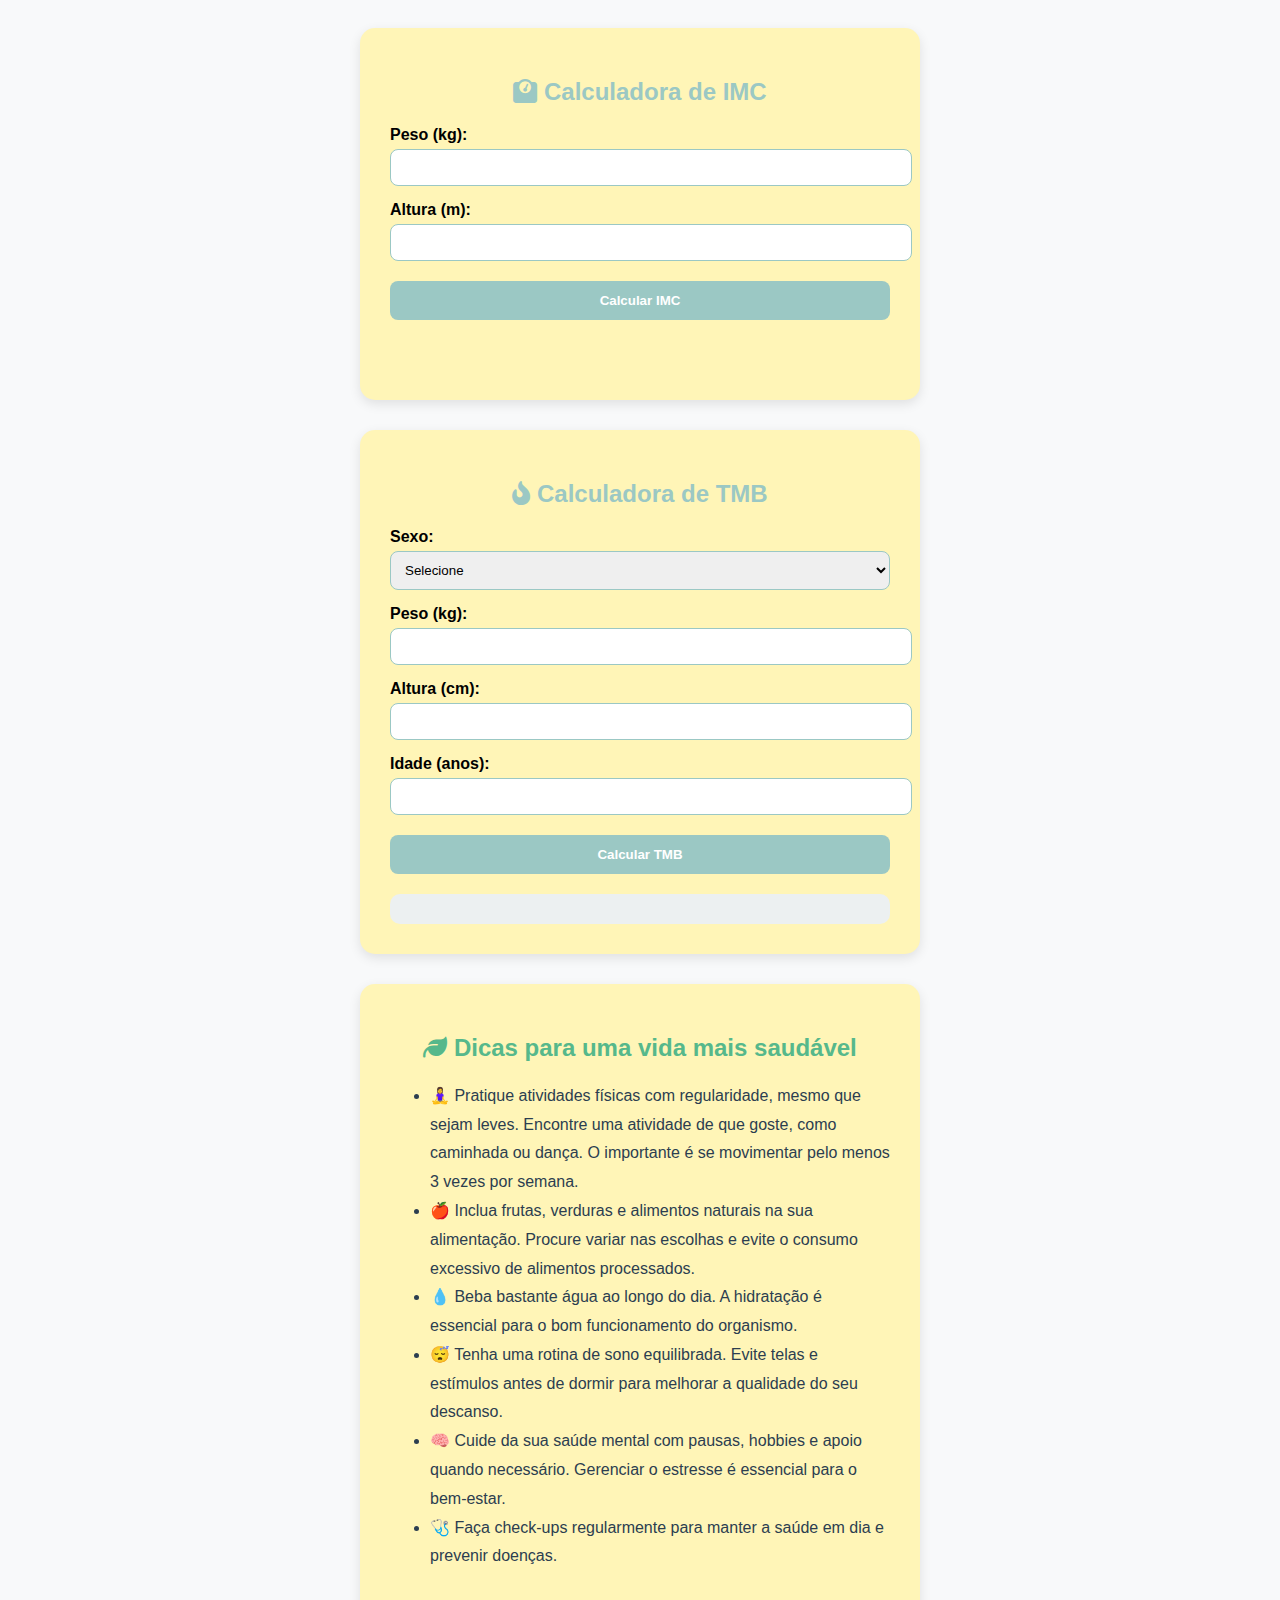
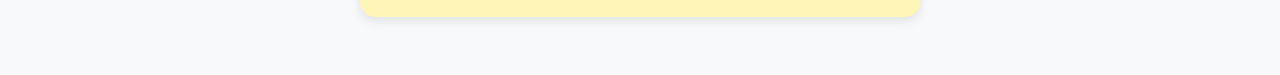
<file: ajuda.html>
<!DOCTYPE html>
<html lang="pt-br">
  <head>
    <meta charset="UTF-8" />
    <meta name="viewport" content="width=device-width, initial-scale=1.0" />
    <title>Calculadora IMC e TMB</title>
    <link
      rel="stylesheet"
      href="https://cdnjs.cloudflare.com/ajax/libs/font-awesome/6.5.0/css/all.min.css"
    />
    <style>
      body {
        font-family: "Segoe UI", sans-serif;
        background-color: #f8f9fa;
        padding: 20px;
      }

      .container {
        max-width: 500px;
        margin: auto;
        background: #fff5b7;
        padding: 30px;
        border-radius: 15px;
        box-shadow: 0 4px 12px rgba(0, 0, 0, 0.1);
        margin-bottom: 30px;
      }

      h2 {
        text-align: center;
        color: #9bc8c4;
        margin-bottom: 20px;
      }

      label {
        display: block;
        margin-top: 15px;
        font-weight: bold;
      }

      input,
      select {
        width: 100%;
        padding: 10px;
        margin-top: 5px;
        border: 1px solid #9bc8c4;
        border-radius: 8px;
      }

      button {
        margin-top: 20px;
        width: 100%;
        padding: 12px;
        background-color: #9bc8c4;
        color: white;
        border: none;
        border-radius: 8px;
        cursor: pointer;
        font-weight: bold;
      }

      .resultado {
        margin-top: 20px;
        text-align: center;
        font-size: 18px;
        font-weight: bold;
        padding: 15px;
        border-radius: 10px;
        opacity: 0;
        transform: translateY(10px);
        transition: all 0.5s ease;
      }

      .mostrar {
        opacity: 1;
        transform: translateY(0);
      }

      .abaixo {
        background-color: #f1c40f;
        color: #333;
      }
      .normal {
        background-color: #2ecc71;
        color: white;
      }
      .sobrepeso {
        background-color: #f39c12;
        color: white;
      }
      .obesidade1 {
        background-color: #e67e22;
        color: white;
      }
      .obesidade2 {
        background-color: #e74c3c;
        color: white;
      }
      .obesidade3 {
        background-color: #c0392b;
        color: white;
      }
    </style>
  </head>
  <body>
    <!-- Calculadora IMC -->
    <div class="container">
      <h2><i class="fas fa-weight"></i> Calculadora de IMC</h2>
      <form id="formIMC">
        <label for="peso">Peso (kg):</label>
        <input type="number" id="peso" step="0.1" required />

        <label for="altura">Altura (m):</label>
        <input type="number" id="altura" step="0.01" required />

        <button type="submit">Calcular IMC</button>
      </form>
      <div id="resultadoIMC" class="resultado"></div>
    </div>

    <!-- Calculadora TMB -->
    <div class="container">
      <h2><i class="fas fa-fire-alt"></i> Calculadora de TMB</h2>
      <form id="formTMB">
        <label for="sexo">Sexo:</label>
        <select id="sexo" required>
          <option value="">Selecione</option>
          <option value="feminino">Feminino</option>
          <option value="masculino">Masculino</option>
        </select>

        <label for="pesoTMB">Peso (kg):</label>
        <input type="number" id="pesoTMB" required step="0.1" />

        <label for="alturaTMB">Altura (cm):</label>
        <input type="number" id="alturaTMB" required />

        <label for="idadeTMB">Idade (anos):</label>
        <input type="number" id="idadeTMB" required />

        <button type="submit">Calcular TMB</button>
      </form>
      <div
        id="resultadoTMB"
        class="resultado mostrar"
        style="background-color: #ecf0f1; color: #2c3e50"
      ></div>
    </div>

    <script>
      // Calculadora de IMC
      document
        .getElementById("formIMC")
        .addEventListener("submit", function (event) {
          event.preventDefault();
          const peso = parseFloat(document.getElementById("peso").value);
          const altura = parseFloat(document.getElementById("altura").value);
          const resultado = document.getElementById("resultadoIMC");

          resultado.className = "resultado"; // limpa classes

          if (peso > 0 && altura > 0) {
            const imc = peso / (altura * altura);
            let classificacao = "";
            let classe = "";

            if (imc < 18.5) {
              classificacao = "Abaixo do peso";
              classe = "abaixo";
            } else if (imc < 24.9) {
              classificacao = "Peso normal";
              classe = "normal";
            } else if (imc < 29.9) {
              classificacao = "Sobrepeso";
              classe = "sobrepeso";
            } else if (imc < 34.9) {
              classificacao = "Obesidade grau I";
              classe = "obesidade1";
            } else if (imc < 39.9) {
              classificacao = "Obesidade grau II";
              classe = "obesidade2";
            } else {
              classificacao = "Obesidade grau III (mórbida)";
              classe = "obesidade3";
            }

            resultado.innerHTML = `Seu IMC é <strong>${imc.toFixed(
              2
            )}</strong> — ${classificacao}`;
            resultado.classList.add(classe, "mostrar");
          } else {
            resultado.innerHTML = "Preencha os campos corretamente.";
          }
        });

      // Calculadora de TMB
      document
        .getElementById("formTMB")
        .addEventListener("submit", function (e) {
          e.preventDefault();

          const sexo = document.getElementById("sexo").value;
          const peso = parseFloat(document.getElementById("pesoTMB").value);
          const altura = parseFloat(document.getElementById("alturaTMB").value);
          const idade = parseInt(document.getElementById("idadeTMB").value);
          const resultado = document.getElementById("resultadoTMB");

          if (!sexo || !peso || !altura || !idade) {
            resultado.textContent = "Preencha todos os campos corretamente.";
            return;
          }

          let tmb;

          if (sexo === "feminino") {
            tmb = 10 * peso + 6.25 * altura - 5 * idade - 161;
          } else {
            tmb = 10 * peso + 6.25 * altura - 5 * idade + 5;
          }

          resultado.innerHTML = `Sua TMB é <strong>${tmb.toFixed(
            2
          )}</strong> kcal/dia.`;
        });
    </script>
    <!-- Dicas práticas -->
    <div class="container" style="background-color: #fff5b7">
      <h2 style="color: #56b88b">
        <i class="fas fa-leaf"></i> Dicas para uma vida mais saudável
      </h2>
      <ul style="line-height: 1.8; font-size: 16px; color: #2c3e50">
        <li>
          🧘‍♀️ Pratique atividades físicas com regularidade, mesmo que sejam
          leves. Encontre uma atividade de que goste, como caminhada ou dança. O
          importante é se movimentar pelo menos 3 vezes por semana.
        </li>
        <li>
          🍎 Inclua frutas, verduras e alimentos naturais na sua alimentação.
          Procure variar nas escolhas e evite o consumo excessivo de alimentos
          processados.
        </li>
        <li>
          💧 Beba bastante água ao longo do dia. A hidratação é essencial para o
          bom funcionamento do organismo.
        </li>
        <li>
          😴 Tenha uma rotina de sono equilibrada. Evite telas e estímulos antes
          de dormir para melhorar a qualidade do seu descanso.
        </li>
        <li>
          🧠 Cuide da sua saúde mental com pausas, hobbies e apoio quando
          necessário. Gerenciar o estresse é essencial para o bem-estar.
        </li>
        <li>
          🩺 Faça check-ups regularmente para manter a saúde em dia e prevenir
          doenças.
        </li>
      </ul>
    </div>
  </body>
</html>
</file>
